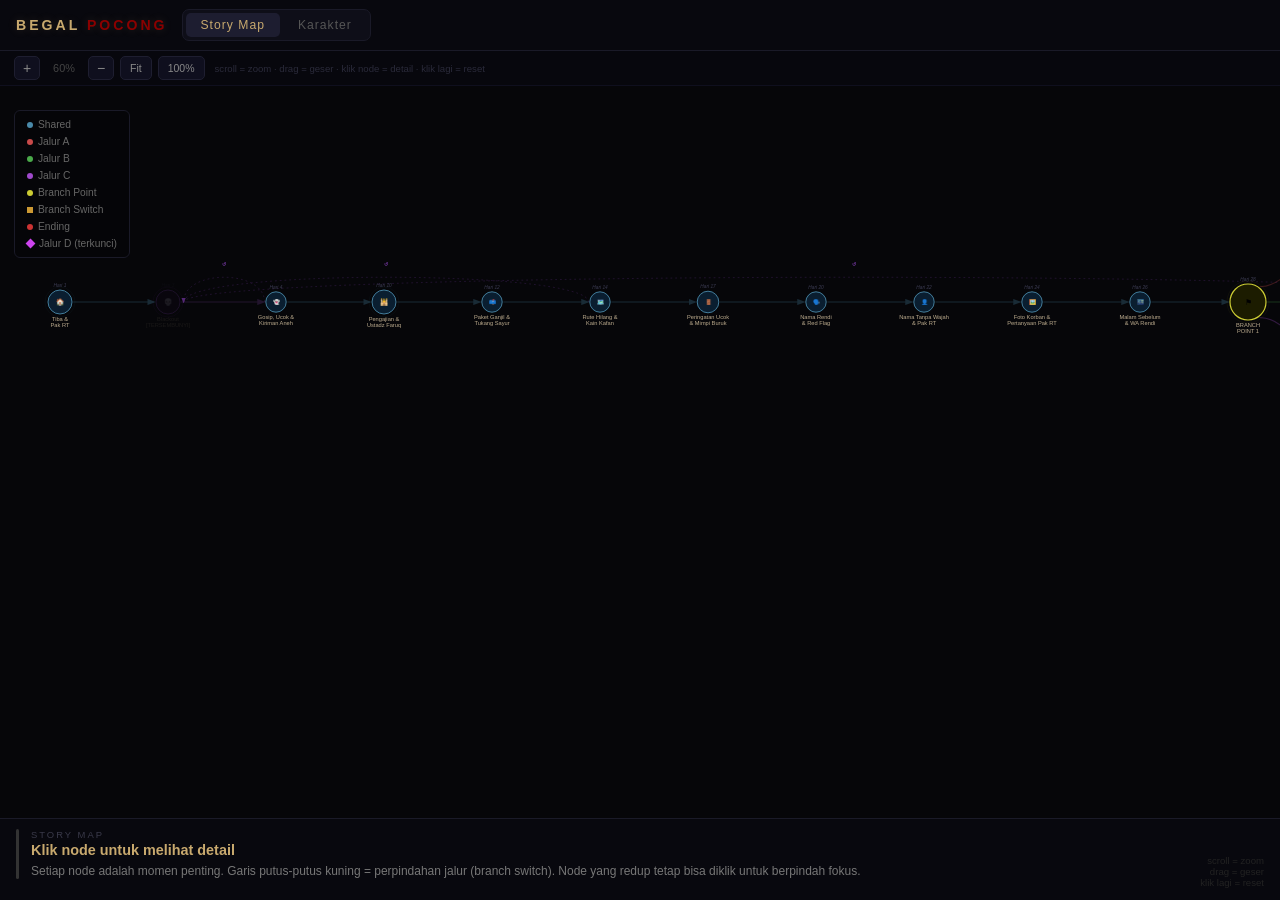
<file: index.html>
<!DOCTYPE html>
<html lang="id">
<head>
<meta charset="UTF-8">
<title>Begal Pocong — Story Map</title>
<link rel="stylesheet" href="css/style.css">
</head>
<body>

<header>
  <div id="brand">BEGAL <span>POCONG</span></div>
  <div id="tabs">
    <button class="tab active" onclick="showView('map')">Story Map</button>
    <button class="tab" onclick="showView('chars')">Karakter</button>
  </div>
</header>

<!-- ══ VIEW: STORY MAP ══ -->
<div id="view-map">
  <div id="legend">
    <div class="leg"><div class="leg-dot" style="background:#4a8aaa"></div>Shared</div>
    <div class="leg"><div class="leg-dot" style="background:#c84a4a"></div>Jalur A</div>
    <div class="leg"><div class="leg-dot" style="background:#4aaa4a"></div>Jalur B</div>
    <div class="leg"><div class="leg-dot" style="background:#a04acc"></div>Jalur C</div>
    <div class="leg"><div class="leg-dot" style="background:#cccc33"></div>Branch Point</div>
    <div class="leg"><div class="leg-dot" style="background:#cc9933;border-radius:0"></div>Branch Switch</div>
    <div class="leg"><div class="leg-dot" style="background:#cc3333"></div>Ending</div>
    <div class="leg"><div class="leg-dot wahyu"></div>Jalur D (terkunci)</div>
  </div>
  <div id="zoom-bar">
    <button class="zb" onclick="changeZoom(1.2)">+</button>
    <span id="zoom-pct">60%</span>
    <button class="zb" onclick="changeZoom(0.83)">−</button>
    <button class="zb wide" onclick="fitZoom()">Fit</button>
    <button class="zb wide" onclick="setZoom(1)">100%</button>
    <span id="zoom-hint">scroll = zoom · drag = geser · klik node = detail · klik lagi = reset</span>
  </div>
  <div id="graph-area">
    <div id="scroll-content">
      <svg id="svg" xmlns="http://www.w3.org/2000/svg"></svg>
    </div>
  </div>
  <div id="info-panel">
    <div id="info-accent"></div>
    <div id="info-body">
      <div id="info-tag">Story Map</div>
      <div id="info-title">Klik node untuk melihat detail</div>
      <div id="info-desc">Setiap node adalah momen penting. Garis putus-putus kuning = perpindahan jalur (branch switch). Node yang redup tetap bisa diklik untuk berpindah fokus.</div>
    </div>
    <div id="info-tip">scroll = zoom<br>drag = geser<br>klik lagi = reset</div>
  </div>
</div>

<!-- ══ VIEW: KARAKTER ══ -->
<div id="view-chars">
  <div id="char-header-bar">
    <div>
      <h2>Karakter</h2>
      <p>Desa Ngudilancur · Jawa Timur</p>
    </div>
    <div style="font-size:.62em;color:#2a2a3a;text-align:right;">Klik "Lihat Spoiler" untuk buka info tersembunyi</div>
  </div>
  <div id="char-scroll">
    <div id="char-grid"></div>
  </div>
</div>

<script src="js/data.js"></script>
<script src="js/app.js"></script>
</body>
</html>
</file>
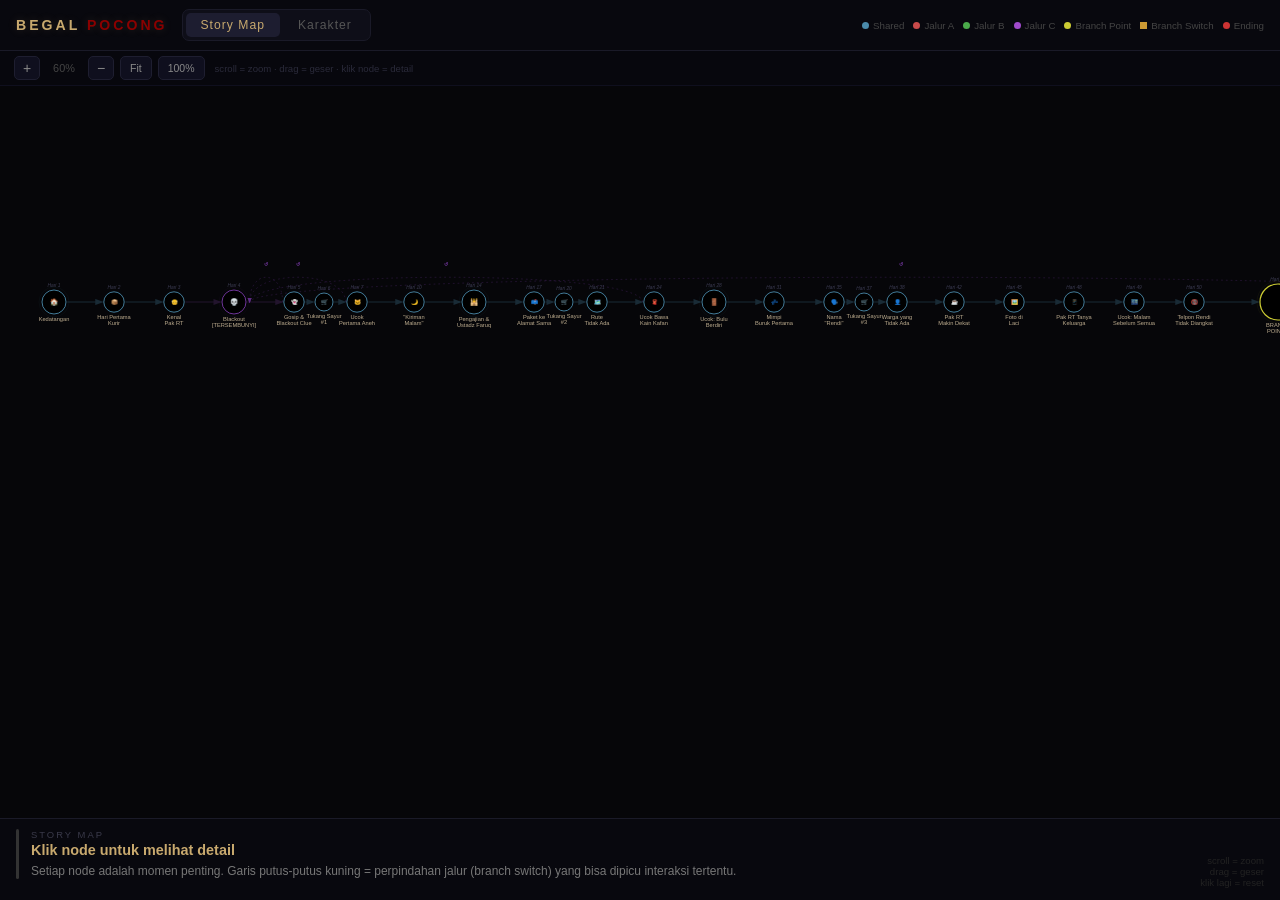
<file: .claude/index.html>
<!DOCTYPE html>
<html lang="id">
<head>
<meta charset="UTF-8">
<title>Begal Pocong — Story Map</title>
<style>
*{margin:0;padding:0;box-sizing:border-box;}
:root{
  --bg:#060609;--bg2:#0a0a10;--border:#1a1a28;
  --gold:#c8a96e;--red:#8b0000;--text:#e0d5c5;--muted:#555;
}
body{background:var(--bg);font-family:'Segoe UI',sans-serif;color:var(--text);height:100vh;overflow:hidden;display:flex;flex-direction:column;}

/* HEADER */
header{display:flex;align-items:center;gap:14px;padding:9px 16px;border-bottom:1px solid var(--border);flex-shrink:0;background:#08080e;}
#brand{font-size:.88em;letter-spacing:3px;font-weight:bold;white-space:nowrap;color:var(--gold);text-shadow:0 0 10px #c8a96e33;}
#brand span{color:var(--red);}
#tabs{display:flex;gap:3px;background:#0e0e18;border:1px solid var(--border);border-radius:7px;padding:3px;}
.tab{padding:5px 15px;border:none;background:transparent;color:var(--muted);cursor:pointer;border-radius:5px;font-size:.76em;letter-spacing:1px;transition:all .15s;font-family:inherit;}
.tab:hover{color:var(--text);}
.tab.active{background:#1d1d30;color:var(--gold);}
#legend{display:flex;gap:9px;flex-wrap:wrap;margin-left:auto;}
.leg{display:flex;align-items:center;gap:4px;font-size:.61em;color:#444;white-space:nowrap;}
.leg-dot{width:7px;height:7px;border-radius:50%;flex-shrink:0;}

/* ZOOM BAR */
#zoom-bar{display:flex;align-items:center;gap:6px;padding:5px 14px;border-bottom:1px solid #0f0f1e;flex-shrink:0;background:#07070d;}
.zb{width:26px;height:24px;border:1px solid #1e1e30;background:#0f0f1e;color:#888;border-radius:5px;cursor:pointer;font-size:14px;display:flex;align-items:center;justify-content:center;transition:all .12s;font-family:inherit;}
.zb:hover{background:#1a1a2c;color:var(--gold);}
.zb.wide{width:auto;padding:0 9px;font-size:10.5px;}
#zoom-pct{font-size:.68em;color:#444;min-width:36px;text-align:center;}
#zoom-hint{font-size:.6em;color:#2a2a3a;margin-left:4px;}

/* VIEWS */
#view-map{display:flex;flex-direction:column;flex:1;overflow:hidden;}
#view-chars{display:none;flex-direction:column;flex:1;overflow:hidden;}

/* GRAPH */
#graph-area{flex:1;overflow:auto;cursor:grab;user-select:none;position:relative;}
#graph-area:active{cursor:grabbing;}
#scroll-content{position:relative;}
#svg{position:absolute;top:0;left:0;transform-origin:0 0;}

/* NODES */
.node-group{cursor:pointer;}
.node-bg{transition:filter .14s;}
.node-group:hover .node-bg{filter:brightness(1.7) drop-shadow(0 0 7px var(--nc));}
.node-group.active .node-bg{filter:brightness(2.2) drop-shadow(0 0 14px var(--nc));}
.node-group.dimmed{opacity:.07;pointer-events:none;}
.node-lbl{font-size:9.5px;fill:#bfae90;text-anchor:middle;pointer-events:none;}
.node-day{font-size:8px;fill:#3d3d54;text-anchor:middle;pointer-events:none;font-style:italic;}
.node-icon{text-anchor:middle;dominant-baseline:middle;pointer-events:none;}

/* EDGES */
.e-path{transition:opacity .14s;}
.e-path.normal{opacity:.28;}
.e-path.highlight{opacity:1;}
.e-path.dimmed{opacity:.04;}
.e-lbl{font-size:8.5px;font-weight:bold;text-anchor:middle;pointer-events:none;}
.e-lbl.dimmed{opacity:.04;}
/* cross-branch edges */
.e-cross{stroke-dasharray:5,4;opacity:.45;cursor:pointer;}
.e-cross.highlight{opacity:.9;}
.e-cross.dimmed{opacity:.03;}
/* rewind/retroactive edges to blackout */
.e-rewind{stroke-dasharray:3,5;opacity:.3;cursor:pointer;}
.e-rewind.highlight{opacity:.8;}
.e-rewind.dimmed{opacity:.03;}

/* INFO PANEL */
#info-panel{flex-shrink:0;background:#08080e;border-top:1px solid var(--border);padding:10px 16px 12px;display:flex;gap:12px;align-items:flex-start;min-height:82px;}
#info-accent{width:3px;border-radius:3px;min-height:50px;flex-shrink:0;background:var(--accent,#333);transition:background .2s;}
#info-body{flex:1;min-width:0;}
#info-tag{font-size:.59em;letter-spacing:2px;text-transform:uppercase;color:#3a3a4a;margin-bottom:2px;}
#info-title{font-size:.9em;font-weight:bold;color:var(--gold);margin-bottom:4px;}
#info-desc{font-size:.75em;color:#777;line-height:1.65;white-space:pre-line;}
#info-tip{font-size:.6em;color:#222;white-space:nowrap;text-align:right;align-self:flex-end;}

/* ── CHARACTER PAGE ─────────────────────────── */
#char-header-bar{
  display:flex;align-items:center;justify-content:space-between;
  padding:14px 24px 12px;border-bottom:1px solid var(--border);
  flex-shrink:0;background:#08080e;
}
#char-header-bar h2{font-size:.88em;letter-spacing:3px;color:var(--gold);text-transform:uppercase;}
#char-header-bar p{font-size:.65em;color:#3a3a4a;letter-spacing:1px;}
#char-scroll{flex:1;overflow-y:auto;padding:20px 24px;}
#char-grid{display:grid;grid-template-columns:repeat(auto-fill,minmax(290px,1fr));gap:14px;max-width:1100px;}

.char-card{background:#0b0b15;border:1px solid #181826;border-radius:9px;overflow:hidden;}
.char-card:hover{border-color:#252538;}
.char-top{display:flex;align-items:center;gap:12px;padding:14px 16px 10px;border-bottom:1px solid #101020;}
.char-av{width:48px;height:48px;border-radius:50%;display:flex;align-items:center;justify-content:center;font-size:22px;flex-shrink:0;border:1.5px solid;}
.char-name{font-size:.9em;font-weight:bold;color:var(--text);margin-bottom:3px;}
.char-role{font-size:.58em;letter-spacing:1.5px;text-transform:uppercase;padding:2px 7px;border-radius:4px;display:inline-block;}
.char-body{padding:12px 16px 14px;}
.char-teaser{font-size:.75em;color:#777;line-height:1.6;margin-bottom:0;}
.char-note{font-size:.67em;color:#484858;font-style:italic;background:#0e0e1a;border-radius:5px;padding:6px 9px;margin:10px 0 0;border-left:2px solid #252538;}

/* Spoiler — all chars */
.spoiler-wrap{margin-top:12px;}
.spoiler-content{font-size:.74em;color:#666;line-height:1.65;filter:blur(5px);user-select:none;pointer-events:none;transition:filter .35s;}
.spoiler-content.on{filter:none;pointer-events:auto;user-select:text;color:#888;}
.spoiler-btn{display:flex;align-items:center;gap:5px;margin-top:9px;padding:5px 11px;background:#0f0f1e;border:1px solid #1e1e30;border-radius:5px;color:#555;cursor:pointer;font-size:.7em;font-family:inherit;transition:all .13s;letter-spacing:.4px;}
.spoiler-btn:hover{background:#181828;color:#999;border-color:#2a2a44;}
/* Role badge hides until spoiler opened */
.char-role-public{}
.char-role-spoiler{display:none;}
.spoiler-open .char-role-public{display:none;}
.spoiler-open .char-role-spoiler{display:inline-block;}
/* mystery card */
.char-card.mystery{border-color:#2a1a3a;}
.char-card.mystery .char-top{border-bottom-color:#1e1030;}
</style>
</head>
<body>

<header>
  <div id="brand">BEGAL <span>POCONG</span></div>
  <div id="tabs">
    <button class="tab active" onclick="showView('map')">Story Map</button>
    <button class="tab" onclick="showView('chars')">Karakter</button>
  </div>
  <div id="legend">
    <div class="leg"><div class="leg-dot" style="background:#4a8aaa"></div>Shared</div>
    <div class="leg"><div class="leg-dot" style="background:#c84a4a"></div>Jalur A</div>
    <div class="leg"><div class="leg-dot" style="background:#4aaa4a"></div>Jalur B</div>
    <div class="leg"><div class="leg-dot" style="background:#a04acc"></div>Jalur C</div>
    <div class="leg"><div class="leg-dot" style="background:#cccc33"></div>Branch Point</div>
    <div class="leg"><div class="leg-dot" style="background:#cc9933;border-radius:0"></div>Branch Switch</div>
    <div class="leg"><div class="leg-dot" style="background:#cc3333"></div>Ending</div>
  </div>
</header>

<!-- ══ VIEW: STORY MAP ══ -->
<div id="view-map">
  <div id="zoom-bar">
    <button class="zb" onclick="changeZoom(1.2)">+</button>
    <span id="zoom-pct">60%</span>
    <button class="zb" onclick="changeZoom(0.83)">−</button>
    <button class="zb wide" onclick="fitZoom()">Fit</button>
    <button class="zb wide" onclick="setZoom(1)">100%</button>
    <span id="zoom-hint">scroll = zoom · drag = geser · klik node = detail</span>
  </div>
  <div id="graph-area">
    <div id="scroll-content">
      <svg id="svg" xmlns="http://www.w3.org/2000/svg"></svg>
    </div>
  </div>
  <div id="info-panel">
    <div id="info-accent"></div>
    <div id="info-body">
      <div id="info-tag">Story Map</div>
      <div id="info-title">Klik node untuk melihat detail</div>
      <div id="info-desc">Setiap node adalah momen penting. Garis putus-putus kuning = perpindahan jalur (branch switch) yang bisa dipicu interaksi tertentu.</div>
    </div>
    <div id="info-tip">scroll = zoom<br>drag = geser<br>klik lagi = reset</div>
  </div>
</div>

<!-- ══ VIEW: KARAKTER ══ -->
<div id="view-chars">
  <div id="char-header-bar">
    <div>
      <h2>Karakter</h2>
      <p>Desa Ngudilancur · Jawa Timur</p>
    </div>
    <div style="font-size:.62em;color:#2a2a3a;text-align:right;">Klik "Lihat Spoiler" untuk buka info tersembunyi</div>
  </div>
  <div id="char-scroll">
    <div id="char-grid"></div>
  </div>
</div>

<script>
// ══════════════════════════════════════════════════════════
// VIEW SWITCH
// ══════════════════════════════════════════════════════════
function showView(v){
  document.getElementById('view-map').style.display   = v==='map'   ? 'flex':'none';
  document.getElementById('view-chars').style.display = v==='chars' ? 'flex':'none';
  document.querySelectorAll('.tab').forEach((t,i)=>t.classList.toggle('active',(i===0&&v==='map')||(i===1&&v==='chars')));
}

// ══════════════════════════════════════════════════════════
// CHARACTER DATA
// ══════════════════════════════════════════════════════════
const CHARS = [
  {
    id:'mc',
    name:'MC', av:'🧍', ab:'#08182a', abr:'#4a8aaa',
    rolePublic:'Protagonis',     rpC:'#1a2a40', rpT:'#4a8aaa',
    roleSpoiler:'Protagonis',    rsC:'#1a2a40', rsT:'#4a8aaa',
    teaser:'Perantau dari Medan, kerja kurir di Desa Ngudilancur. Tidak punya koneksi di desa, tidak ada yang tahu keberadaannya — persis profil yang dicari jaringan pesugihan.',
    note:null,
    spoilerText:'MC tidak pernah punya nama — selalu dipanggil "Mas" oleh warga.\n\nSejak Hari 4, MC mengalami blackout periodik yang tidak pernah dia pertanyakan serius. Dia tidak tahu bahwa selama blackout itu, ada yang memakai tubuhnya — Wahyu, korban kultus sebelumnya.\n\nBergantung pada pilihan, MC bisa selamat, terjebak, bergabung dengan pesugihan, atau kehilangan nalarnya sendiri. Di satu jalur, MC pulang ke Medan dengan Ucok di carrier. Di jalur lain, MC tidak pernah meninggalkan desa.'
  },
  {
    id:'ucok',
    name:'Ucok', av:'🐱', ab:'#141408', abr:'#888833',
    rolePublic:'Kucing MC',         rpC:'#1e1e08', rpT:'#999933',
    roleSpoiler:'Detektor Supernatural', rsC:'#252500', rsT:'#cccc33',
    teaser:'Kucing peliharaan MC dari Medan. Terlihat biasa dan manja — tapi Ucok adalah satu-satunya karakter yang tidak pernah salah membaca situasi di seluruh game.',
    note:'Perhatikan Ucok di setiap scene. Kalau Ucok aneh, sesuatu memang tidak beres.',
    spoilerText:'Ucok berfungsi sebagai sensor supernatural pasif yang tidak pernah salah:\n\n• Hari 3: langsung ngumpet saat Pak RT masuk — pertama kalinya Ucok begitu\n• Hari 24: bawa sobekan kain kafan ke kamar MC berulang kali\n• Hari 28: bulu berdiri penuh di depan rumah Pak RT\n• Jalur B Hari 60: kabur tengah malam, memimpin MC ke gudang berisi bukti\n\nNasib Ucok per ending:\n• True/Secret: selamat, ikut kabur bareng MC\n• Bad Ending: ditemukan sendirian di depan kontrakan yang dikunci dari luar\n• Sesat Ending: tidak pernah ditemukan. Selamanya\n• Skizo Ending: MC tidak bisa pastikan Ucok masih ada atau halusinasi'
  },
  {
    id:'rendi',
    name:'Rendi', av:'😄', ab:'#0a1810', abr:'#3a7a4a',
    rolePublic:'Teman Tongkrongan',  rpC:'#0a2010', rpT:'#4a8a5a',
    roleSpoiler:'Korban Kultus',     rsC:'#1a2a10', rsT:'#66aa44',
    teaser:'Warga asli Desa Ngudilancur yang jadi teman tongkrongan MC. Anak yang santai, tahu banyak soal desa, dan tidak punya kecurigaan apapun terhadap lingkungan tempat dia tumbuh.',
    note:'Rendi tidak tahu ibunya anggota kultus Ustadz Faruq. Bapaknya tahu — dan diam-diam coba ngelawan.',
    spoilerText:'Rendi adalah anchor "normalitas" MC di desa — teman yang paling tidak curiga, justru karena dia tumbuh di sana.\n\nKeluarganya: ibunya sudah terbutakan oleh kultus Ustadz Faruq. Bapaknya waras dan diam-diam menolak — dialah yang slip kertas nomor ke MC di Hari 35, bukan warga random.\n\nArc per branch:\n• Jalur A: Rendi mulai curiga MC berubah, tanya-tanya ke orang yang salah → ibunya lapor ke kultus. Bapak coba halangi. Keduanya dibunuh atas perintah kultus — dengan ibunya yang tidak menghalangi.\n• Jalur B: Rendi aktif bantu MC investigasi. Di titik kritis, Rendi lihat MC ngobrol sendiri dan tanya "Lo ngobrol sama siapa tadi?" — momen pertama MC terbentur kenyataan soal Wahyu. Ibu Rendi ketahuan jadi anggota. Bapak coba lindungi Rendi. Keduanya dibunuh sebelum BP2 — MC kabur sendirian dengan bukti.\n• Jalur C: Rendi coba jangkau MC yang disosiasi. MC tidak bisa memproses apa yang terjadi pada Rendi.\n\nScene kunci: MC melihat ibu Rendi di pertemuan kultus — "loh... ibunya Rendi?" — lalu ibu Rendi menghampiri MC: "Kamu teman Rendi kan. Bagus kamu ada di sini."\n\nEnding di mana Rendi selamat: kabur bareng MC (Secret/True Ending Jalur B — jika bapak+Rendi belum dibunuh sebelum BP2).'
  },
  {
    id:'ibu_rendi',
    name:'Ibu Rendi', av:'🧕', ab:'#150808', abr:'#664422',
    rolePublic:'Warga Desa',         rpC:'#1a1008', rpT:'#886644',
    roleSpoiler:'Anggota Kultus',    rsC:'#2a1008', rsT:'#cc6633',
    teaser:'Ibu Rendi yang MC kenali dari cerita Rendi. Tampak seperti ibu rumah tangga biasa yang taat beragama di desa.',
    note:null,
    spoilerText:'Anggota aktif jaringan pesugihan Ustadz Faruq. Sudah terbutakan oleh kepercayaan — meyakini apa yang dilakukan kultus adalah "jalan yang benar."\n\nDia yang melaporkan aktivitas Rendi (dan keterlibatan bapak Rendi) ke Ustadz Faruq. Secara tidak langsung, dia memerintahkan kematian anaknya dan suaminya sendiri — atas nama kultus.\n\nScene di Jalur A: MC melihatnya di pertemuan kultus dan baru sadar siapa dia. Ibu Rendi menghampiri MC dengan hangat: "Kamu teman Rendi kan. Bagus kamu ada di sini. Ini jalan yang benar."\n\nDia tidak tahu — atau memilih tidak tahu — bahwa saat itu Rendi dan suaminya sudah tidak ada.'
  },
  {
    id:'pakrt',
    name:'Pak RT', av:'👴', ab:'#160606', abr:'#663322',
    rolePublic:'Warga Desa',         rpC:'#1a1010', rpT:'#886655',
    roleSpoiler:'Antagonis Pendukung', rsC:'#2a0808', rsT:'#cc5533',
    teaser:'Warga desa yang selalu punya alasan untuk dekat dengan pendatang baru. Rajin berkunjung, sering traktir, selalu tahu di mana MC berada.',
    note:null,
    spoilerText:'Recruiter jaringan pesugihan Ustadz Faruq. Tugasnya: identifikasi perantau tanpa keluarga yang tahu keberadaan mereka, bangun kepercayaan, serahkan ke jaringan.\n\nClue yang ditanam sejak awal:\n• Hari 3: Ucok langsung ngumpet waktu Pak RT masuk\n• Hari 28: Ucok menolak masuk rumah Pak RT\n• Hari 42: tidak ada bayangan Pak RT di bawah lampu\n• Hari 48: tanya apakah keluarga MC tahu MC di sini\n\nNasib per ending:\n• True Ending: kabur saat konfrontasi, tertangkap dua jam kemudian\n• Sesat Ending: MC bergabung ke jaringannya\n• Bad Ending: tetap bebas, mencari target berikutnya'
  },
  {
    id:'faruq',
    name:'Ustadz Faruq', av:'🧔', ab:'#140404', abr:'#662222',
    rolePublic:'Tokoh Agama',        rpC:'#1a0808', rpT:'#886644',
    roleSpoiler:'Antagonis Utama',   rsC:'#2a0404', rsT:'#cc2222',
    teaser:'Ustadz yang dihormati seluruh desa. Suara tenang, pakaian rapi, pengajian selalu ramai. Tidak ada warga yang pernah meragukannya.',
    note:null,
    spoilerText:'Dalang pesugihan yang beroperasi di balik citra alim. Jaringannya sudah berjalan bertahun-tahun dengan target utama perantau tanpa koneksi kuat di desa.\n\nClue terselubung:\n• Suhu ruangan selalu turun saat Faruq berdiri\n• Tidak pernah minum minuman yang dihidangkan di pengajian\n• Tidak ada bayangan di momen-momen tertentu\n\nNasib per ending:\n• True Ending: ditangkap, kasusnya terungkap ke publik\n• Secret Ending: lolos dari hukum, tapi namanya mulai beredar\n• Bad Ending 1 & 2: tetap bebas\n• Sesat Ending: berhasil merekrut MC'
  },
  {
    id:'wahyu',
    name:'Wahyu', av:'👁', ab:'#0e0416', abr:'#7a2aaa',
    mystery:true,
    rolePublic:'Teman (?)',           rpC:'#1a0828', rpT:'#884aaa',
    roleSpoiler:'Hantu Gentayangan', rsC:'#2a0840', rsT:'#cc44dd',
    teaser:'Suara yang mulai bicara ke MC sekitar Hari 4. MC menganggapnya teman imajinasi — sampai Rendi melihat MC ngobrol sendiri dan bertanya: "Lo ngobrol sama siapa tadi?"',
    note:'Plot twist: dia bukan halusinasi. Dan bukan manusia.',
    spoilerText:'Namanya Wahyu. Perantau yang menjadi korban pesugihan Ustadz Faruq sebelum MC datang ke desa. Rohnya belum pergi karena ada yang belum selesai: balas dendam.\n\nMalam Hari 4, Wahyu merasuki tubuh MC dan membantai beberapa anggota kultus. MC bangun tanpa ingatan. Hari 5, MC dengar gossip emak-emak tentang "kejadian semalam" dan dalam hati cuma bilang: "Wah serem juga ya, eh kemarin aku ngapain ya kok kayak lupa gitu... yaudah lah."\n\nWahyu berinteraksi langsung dengan MC sebagai "teman" — member saran, bicara santai, kadang mengejek. Player tidak akan tahu sampai momen kunci bahwa Wahyu bukan manusia.\n\nNasib per ending:\n• True/Secret Ending: berhasil "istirahat" setelah pesugihan terbongkar — tugasnya selesai\n• Bad Ending: ikut terjebak bersama MC\n• Sesat Ending: terlepas dan pergi — tidak bisa tinggal di tubuh seseorang yang bergabung dengan jaringan yang membunuhnya\n• Skizo Ending: MC tidak bisa lagi bedakan mana suaranya sendiri, mana suara Wahyu'
  },
];

const grid = document.getElementById('char-grid');
const cardEls = {};
CHARS.forEach(c=>{
  const card = document.createElement('div');
  card.id = 'card-' + c.id;
  card.className = 'char-card' + (c.mystery?' mystery':'');
  card.innerHTML = `
    <div class="char-top">
      <div class="char-av" style="background:${c.ab};border-color:${c.abr}">${c.av}</div>
      <div>
        <div class="char-name">${c.name}</div>
        <span class="char-role char-role-public" style="background:${c.rpC};color:${c.rpT}">${c.rolePublic}</span>
        <span class="char-role char-role-spoiler" style="background:${c.rsC};color:${c.rsT}">${c.roleSpoiler}</span>
      </div>
    </div>
    <div class="char-body">
      <div class="char-teaser">${c.teaser}</div>
      ${c.note?`<div class="char-note">${c.note}</div>`:''}
      <div class="spoiler-wrap">
        <div class="spoiler-content" id="sp-${c.id}">${(c.spoilerText||'').replace(/\n/g,'<br>')}</div>
        <button class="spoiler-btn" onclick="toggleSp('${c.id}',this)">
          <span>👁</span><span>Lihat Spoiler</span>
        </button>
      </div>
    </div>`;
  grid.appendChild(card);
  cardEls[c.id] = card;
});

function toggleSp(id,btn){
  const el=document.getElementById('sp-'+id);
  const on=el.classList.toggle('on');
  const card=cardEls[id];
  if(on) card.classList.add('spoiler-open');
  else card.classList.remove('spoiler-open');
  btn.children[0].textContent = on?'🙈':'👁';
  btn.children[1].textContent = on?'Sembunyikan':'Lihat Spoiler';
}

// ══════════════════════════════════════════════════════════
// STORY MAP DATA
// ══════════════════════════════════════════════════════════
const P={
  sh:{fill:'#0a1e30',stroke:'#4a8aaa',badge:'#4a8aaa'},
  d4:{fill:'#150820',stroke:'#7a3aaa',badge:'#7a3aaa'},// Hari 4 special
  bp:{fill:'#1c1c00',stroke:'#cccc33',badge:'#cccc33'},
  a: {fill:'#220a0a',stroke:'#c84a4a',badge:'#c84a4a'},
  b: {fill:'#0a1e0a',stroke:'#4aaa4a',badge:'#4aaa4a'},
  c: {fill:'#160828',stroke:'#a04acc',badge:'#a04acc'},
  b2a:{fill:'#1e0e00',stroke:'#dd8822',badge:'#dd8822'},
  b2b:{fill:'#001e08',stroke:'#33cc55',badge:'#33cc55'},
  b2c:{fill:'#1a0030',stroke:'#9944dd',badge:'#9944dd'},
  bad:{fill:'#2a0000',stroke:'#ff4444',badge:'#ff4444'},
  sec:{fill:'#002a08',stroke:'#22dd44',badge:'#22dd44'},
  tru:{fill:'#001804',stroke:'#44ff66',badge:'#44ff66'},
  ses:{fill:'#1a0028',stroke:'#cc22dd',badge:'#cc22dd'},
  skz:{fill:'#0e0018',stroke:'#9933cc',badge:'#9933cc'},
};
const SY=360,AY=150,BY=360,CY=575;

const NODES=[
  // ── SHARED ──
  {id:'d1', x:90,  y:SY,r:20,...P.sh,day:'Hari 1', icon:'🏠',label:'Kedatangan',       tag:'Shared',       title:'Hari 1 — Kedatangan di Ngudilancur',          desc:'MC tiba naik motor dari Medan. Kontrakan sempit di gang dalam — murah, sepi. Ucok langsung keluar dari carrier dan inspeksi tiap sudut. Desa terasa tenang, tapi MC terlalu capek untuk peduli.'},
  {id:'d2', x:190, y:SY,r:17,...P.sh,day:'Hari 2', icon:'📦',label:'Hari Pertama\nKurir',tag:'Shared',    title:'Hari 2 — Pertama Kerja sebagai Kurir',          desc:'MC mulai antar paket. Rute pertama melewati jalan sempit di belakang masjid lama. Satu alamat di ujung desa — tidak ada yang buka pintu, tapi paket diterima. MC tidak terlalu pikirin.'},
  {id:'d3', x:290, y:SY,r:17,...P.sh,day:'Hari 3', icon:'👴',label:'Kenal\nPak RT',      tag:'Shared',      title:'Hari 3 — Kenalan Pak RT',                      desc:'Pak RT datang sendiri, bawa pisang goreng. Senyumnya lebar, bicaranya halus. "Kalau ada apa-apa, ke saya dulu ya, Mas." Ucok ngumpet di bawah kasur selama Pak RT di dalam — satu-satunya kali itu terjadi.'},
  {id:'d4', x:390, y:SY,r:20,...P.d4,day:'Hari 4', icon:'💀',label:'Blackout\n[TERSEMBUNYI]',tag:'Malam Keempat',title:'Hari 4 — Malam yang MC Tidak Ingat',       desc:'MC tidak punya memori malam ini.\n\nYang MC tidak tahu: Teman Halunyaaa merasuki tubuhnya malam itu, dan membantai beberapa anggota kultus di gudang. MC bangun jam 6 pagi dalam kondisi normal — sedikit pusing, tapi tidak ada yang terlihat aneh.\n\n[Ini node tersembunyi dari perspektif MC. Player mengetahuinya secara retroaktif.]'},
  {id:'d5', x:490, y:SY,r:17,...P.sh,day:'Hari 5', icon:'👻',label:'Gosip &\nBlackout Clue',tag:'Shared',  title:'Hari 5 — Gosip Emak-Emak + Clue Pertama',     desc:'MC dengar gosip di gang: "Eh, kemarin malem ada kejadian di gudang belakang sawah, serem banget..."\n\nMC dalam hati: "Wah serem juga ya. Eh... kemarin aku ngapain ya? Kok kayak lupa gitu. Yaudah lah."\n\nIni clue pertama yang player temukan, tapi MC abaikan begitu saja. Ucok menatap MC selama 4 detik lalu pergi.'},
  {id:'d6', x:540, y:SY,r:15,...P.sh,day:'Hari 6', icon:'🛒',label:'Tukang Sayur\n#1',       tag:'Shared',  title:'Hari 6 — Tukang Sayur Pagi (Pertemuan Pertama)', desc:'Pagi-pagi MC lewat gang, ada tukang sayur berhenti di depan satu rumah. Beberapa ibu-ibu nimbrung beli sambil ngobrol.\n\nSalah satunya perkenalkan diri: Ibu Rendi — ramah, ketawa lepas, nanya MC baru pindah dari mana. Normal banget. Bahkan terlalu normal.\n\nDia sempet bilang "oh, pengajian Pak Ustadz enak ikut, warga sini kompak semua" dengan nada yang sangat casual.\n\n[Belum ada red flag. Player hanya diminta kenali wajahnya.]'},
  {id:'d7', x:595, y:SY,r:17,...P.sh,day:'Hari 7', icon:'🐱',label:'Ucok\nPertama Aneh',  tag:'Shared',    title:'Hari 7 — Ucok Ngeong ke Dinding',              desc:'Jam 11 malam, Ucok ngeong keras ke arah tembok barat. Bukan ngeong minta makan — ini berbeda. MC ketuk tembok, kosong. Ucok berhenti, balik ke kasur, manja seperti tidak ada yang terjadi.'},
  {id:'d10',x:690, y:SY,r:17,...P.sh,day:'Hari 10',icon:'🌙',label:'"Kiriman\nMalam"',    tag:'Shared',    title:'Hari 10 — Kiriman yang Tidak Masuk Akal',       desc:'Tetangga cerita soal "kiriman malam" — paket-paket yang muncul di depan pintu sebelum subuh tanpa jejak kurir. Sudah setahun lebih. Warga sudah biasa. MC tertawa, pikir itu gosip.'},
  {id:'d14',x:790, y:SY,r:20,...P.sh,day:'Hari 14',icon:'🕌',label:'Pengajian &\nUstadz Faruq',tag:'Shared',title:'Hari 14 — Pengajian Pertama, Ketemu Ustadz Faruq',desc:'MC diajak Pak RT ke pengajian warga. Ustadz Faruq — suara datar, pakaian putih, semua orang hormat. Kecuali: suhu ruangan turun tiap Ustadz Faruq berdiri, dan Ustadz Faruq tidak pernah minum minuman yang dihidangkan.'},
  {id:'d17',x:890, y:SY,r:17,...P.sh,day:'Hari 17',icon:'📫',label:'Paket ke\nAlamat Sama', tag:'Shared',  title:'Hari 17 — Paket yang Dua Kali Diantar',        desc:'MC dapat paket ke alamat yang sama seperti kemarin. Tapi sistem bilang belum diantar. MC antar lagi — kali ini pintu dibuka oleh orang yang berbeda, tapi dengan wajah yang sama persis seperti kemarin.'},
  {id:'d20',x:940, y:SY,r:15,...P.sh,day:'Hari 20',icon:'🛒',label:'Tukang Sayur\n#2',       tag:'Shared',  title:'Hari 20 — Tukang Sayur Pagi (Pertemuan Kedua)', desc:'MC lewat lagi, Ibu Rendi ada. Kali ini gibahan lebih panjang — soal "paket aneh yang sering datang subuh-subuh."\n\nIbu Rendi nyeletuk: "Ya warga sini sih udah biasa, mungkin kiriman orang yang kerja malam." Senyum ringan, ganti topik cepat ke harga cabai.\n\nTapi ada detail kecil yang off: salah satu ibu-ibu mau lanjut cerita soal paket itu — Ibu Rendi sentuh lengannya pelan, dan dia diam.\n\n[Clue terselubung: Ibu Rendi tahu sesuatu. Belum tentu player sadar di sini.]'},
  {id:'d21',x:995, y:SY,r:17,...P.sh,day:'Hari 21',icon:'🗺️',label:'Rute\nTidak Ada',     tag:'Shared',   title:'Hari 21 — Rute yang Tidak Ada di Maps',         desc:'Paket harus diantar ke koordinat yang tidak muncul di aplikasi. MC ikut insting, ketemu jalan kecil di balik ladang. Rumahnya ada. Tapi sepanjang jalan pulang, Ucok di carrier tidak mau diam.'},
  {id:'d24',x:1090,y:SY,r:17,...P.sh,day:'Hari 24',icon:'🧣',label:'Ucok Bawa\nKain Kafan', tag:'Shared',  title:'Hari 24 — Ucok Bawa Sobekan Kain Putih',       desc:'MC bangun, Ucok naruh sobekan kain putih linen di depan pintu kamar. MC buang ke tempat sampah. Malamnya Ucok bawa lagi — sobekan yang sama, atau yang berbeda, MC tidak yakin.'},
  {id:'d28',x:1190,y:SY,r:20,...P.sh,day:'Hari 28',icon:'🚪',label:'Ucok: Bulu\nBerdiri',   tag:'Shared',  title:'Hari 28 — Ucok Menolak Masuk Rumah Pak RT',    desc:'Pak RT undang MC makan siang. Di depan pagar Pak RT, Ucok bulu berdiri penuh. MC tinggal Ucok di luar. Selama makan, MC dengar Ucok ngeong dua kali — lirih, seperti peringatan.'},
  {id:'d31',x:1290,y:SY,r:17,...P.sh,day:'Hari 31',icon:'💤',label:'Mimpi\nBuruk Pertama', tag:'Shared',   title:'Hari 31 — Mimpi yang Terlalu Nyata',            desc:'Mimpi: MC berdiri di tengah desa tengah malam. Semua lampu mati. Ada sesuatu yang bergerak di balik setiap jendela. MC mau lari tapi kakinya tidak bergerak. Ucok ada di belakangnya, ngeong keras, tapi suaranya makin menjauh. MC bangun, jam 3.17.'},
  {id:'d35',x:1390,y:SY,r:17,...P.sh,day:'Hari 35',icon:'🗣️',label:'Nama\n"Rendi"',        tag:'Shared',  title:'Hari 35 — Nama yang Tidak Boleh Disebut',       desc:'Di warung kopi, warga tua slip nama "Rendi." Langsung diam, ganti topik. Tapi salah satu warga kasih kertas kecil diam-diam: nomor HP. "Kalau mau tahu yang sebenarnya."'},
  {id:'d37',x:1440,y:SY,r:15,...P.sh,day:'Hari 37',icon:'🛒',label:'Tukang Sayur\n#3',       tag:'Shared',  title:'Hari 37 — Tukang Sayur Pagi (Pertemuan Ketiga)', desc:'MC lewat lagi. Ibu Rendi ada, seperti biasa.\n\nKali ini MC iseng sebut nama Rendi — "Oh, Ibu kenal Rendi? Anaknya kan Ibu ya?"\n\nIbu Rendi berhenti sebentar. Senyumnya tidak hilang, tapi ada sesuatu yang bergeser. "Iya. Tapi dia sudah lama tidak di sini. Kamu kenal dia dari mana?" Nada pertanyaannya sedikit terlalu datar untuk seorang ibu yang ditanya soal anaknya.\n\nTopik langsung dia alihkan. Tapi MC bisa lihat tangannya mencengkeram tas belanjaan sedikit lebih erat.\n\n[Red flag terkonfirmasi. Jika player sudah kumpulkan clue sebelumnya, momen ini menjadi titik sadar penuh.]'},
  {id:'d38',x:1495,y:SY,r:17,...P.sh,day:'Hari 38',icon:'👤',label:'Warga yang\nTidak Ada',  tag:'Shared', title:'Hari 38 — Nama Tanpa Wajah',                    desc:'Warga sering sebut nama orang yang kalau MC tanya — "Oh, dia sudah pindah." Atau diam. MC mulai hitung: dalam sebulan, ada 4 nama yang disebut tapi tidak ada orangnya. Semua perantau.'},
  {id:'d42',x:1590,y:SY,r:17,...P.sh,day:'Hari 42',icon:'☕',label:'Pak RT\nMakin Dekat',    tag:'Shared', title:'Hari 42 — Pak RT Selalu Ada',                   desc:'MC mulai sadar: Pak RT muncul setiap kali MC sendirian. Selalu ada alasan masuk akal. Malam itu MC iseng lihat ke bawah — tidak ada bayangan Pak RT di bawah lampu. MC tutup tirai.'},
  {id:'d45',x:1690,y:SY,r:17,...P.sh,day:'Hari 45',icon:'🖼️',label:'Foto di\nLaci',          tag:'Shared', title:'Hari 45 — Foto yang Tertinggal',                desc:'MC bersih-bersih, temukan foto di laci meja: foto warga desa, ada yang MC kenal. Di balik foto, nama dan tanggal. Beberapa dari mereka adalah "yang sudah pergi." Foto ini tertinggal dari penghuni sebelumnya.'},
  {id:'d48',x:1790,y:SY,r:17,...P.sh,day:'Hari 48',icon:'📱',label:'Pak RT Tanya\nKeluarga', tag:'Shared', title:'Hari 48 — Pertanyaan yang Tidak Lazim',          desc:'Pak RT tanya santai: "Mas dari Medan, keluarganya ada yang tahu Mas tinggal di sini?" MC jawab tidak terlalu. Pak RT angguk. Tersenyum. "Bagus, berarti betahnya di sini aja ya." MC baru sadar artinya dua hari kemudian.'},
  {id:'d49',x:1890,y:SY,r:17,...P.sh,day:'Hari 49',icon:'🌃',label:'Ucok: Malam\nSebelum Semua',tag:'Shared',title:'Hari 49 — Jam 2 Pagi',                       desc:'Ucok bangunkan MC jam 2 pagi — ngeong ke jendela. MC lihat keluar: gang kosong. Tapi ada bau keringat basi yang samar, ada langkah berat yang menjauh, dan tidak ada bayangan yang bergerak meski lampu gang menyala.'},
  {id:'d50',x:1990,y:SY,r:17,...P.sh,day:'Hari 50',icon:'📵',label:'Telpon Rendi\nTidak Diangkat',tag:'Shared',title:'Hari 50 — Coba Hubungi Rendi',            desc:'MC akhirnya coba nomor di kertas. Berdering lama. Tidak diangkat. MC kirim WA — centang satu. Jam 11.57 malam, Rendi balas: "Jangan angkat kalau Pak RT telpon malam ini. Jangan pergi ke mana pun."'},

  // ── BP1 ──
  {id:'bp1',x:2130,y:SY,r:30,...P.bp,day:'Hari 51',icon:'⚑',label:'BRANCH\nPOINT 1',tag:'Branch Point',title:'Hari 51 — Branch Point 1',desc:'Tengah malam. Pak RT telpon: "Ada yang perlu aku tunjukkan ke Mas. Sekarang, bisa?"\n\n[A] Ikut sekarang — matikan HP, pergi bersama Pak RT\n[B] Bilang tunggu dulu — balas WA Rendi, koordinasi dulu\n[C] Bilang iya ke Pak RT — tapi diam-diam ikuti dari jauh'},

  // ── JALUR A ──
  {id:'a52',x:2300,y:AY,r:18,...P.a,day:'Hari 52',icon:'🏚️',label:'Lokasi\nRahasia',       tag:'Jalur A',title:'A · Hari 52 — Gudang di Balik Sawah',         desc:'Pak RT bawa MC ke bangunan tua di pinggir sawah. Di dalam: beberapa warga yang tidak pernah MC lihat, cahaya lilin, dan Ustadz Faruq di pojok. MC diperkenalkan. Semua senyum.'},
  {id:'a54',x:2415,y:AY,r:17,...P.a,day:'Hari 54',icon:'🚶',label:'Disuruh\nTunggu Dulu',   tag:'Jalur A',title:'A · Hari 54 — MC Belum Boleh Masuk',           desc:'Ada pertemuan lagi, tapi MC disuruh tunggu di luar. 40 menit. Dari celah pintu, ada suara lantunan yang MC tidak kenal bahasanya. Ucok di kontrakan ngeong terus — tetangga komplain keesokan harinya.'},
  {id:'a56',x:2530,y:AY,r:17,...P.a,day:'Hari 56',icon:'🕯️',label:'Lihat\nProsesi',         tag:'Jalur A',title:'A · Hari 56 — Pertama Kali Melihat Prosesi',   desc:'MC akhirnya diajak masuk saat prosesi berlangsung. Ada yang terlihat seperti doa, ada yang terlihat seperti serah-terima sesuatu. MC berdiri di belakang, tidak bertanya. Pulang jam 2 pagi.'},
  {id:'a58',x:2645,y:AY,r:17,...P.a,day:'Hari 58',icon:'🤝',label:'Diperkenalkan\nResmi',    tag:'Jalur A',title:'A · Hari 58 — Diperkenalkan ke Semua Anggota', desc:'Ustadz Faruq panggil MC maju. MC dapat amplop — uang lebih dari gaji kurir sebulan. "Tanda terima kasih sudah percaya." MC tidak nanya lebih lanjut.\n\n⚠ [Branch Switch tersedia: A→C — kalau MC melihat detail prosesi yang terlalu disturbing, nalar mulai retak → geser ke Jalur C]'},
  {id:'a60',x:2760,y:AY,r:17,...P.a,day:'Hari 60',icon:'🎒',label:'Tugas\nPertama',          tag:'Jalur A',title:'A · Hari 60 — Tugas Pertama',                 desc:'MC dapat tugas: antar "kiriman khusus" ke titik tertentu, tidak boleh dibuka. MC antar. Waktu MC kembali, Ucok tidak mau didekati MC selama dua jam penuh.'},
  {id:'a62',x:2875,y:AY,r:17,...P.a,day:'Hari 62',icon:'👁️',label:'Merasa\nDiawasi',         tag:'Jalur A',title:'A · Hari 62 — Ada yang Selalu Mengawasi',    desc:'MC mulai sadar ada yang mengikuti. Bukan Pak RT. Setiap kali MC menoleh, tidak ada siapapun — tapi ada bau keringat basi yang sama seperti malam Hari 49.'},
  {id:'a63',x:2990,y:AY,r:20,...P.a,day:'Hari 63',icon:'❓',label:'Ucok\nMenghilang',        tag:'Jalur A',title:'A · Hari 63 — Ucok Tidak Ada',                desc:'MC pulang malam. Pintu terkunci dari dalam. Ucok tidak ada. Tidak ada bekas kabur. MC lapor Pak RT — Pak RT bilang "paling nyasar, nanti balik." Senyumannya tidak sampai ke mata.\n\n⚠ [Branch Switch tersedia: A→B — kalau MC akhirnya balas WA lama Rendi setelah Ucok hilang → geser ke Jalur B versi terlambat]'},
  {id:'a65',x:3105,y:AY,r:17,...P.a,day:'Hari 65',icon:'🔦',label:'Ketemu Rendi\nTidak Sengaja',tag:'Jalur A',title:'A · Hari 65 — Rendi Muncul Tidak Terduga',desc:'MC lagi cari Ucok di pasar pagi. Ada yang menarik lengan MC dari belakang — Rendi. Kurus, mata merah. "Aku sudah amati kamu dari jauh. Kamu sudah masuk terlalu dalam. Malam ini terakhir kesempatanmu keluar."'},
  {id:'bp2a',x:3235,y:AY,r:28,...P.b2a,day:'Hari 67',icon:'⚑',label:'BP2-A',tag:'Branch Point',title:'Hari 67 — Branch Point 2 (Jalur A)',desc:'Ustadz Faruq undang MC ke "acara penting malam ini." Rendi kirim WA terakhir: "Ini malam terakhir."\n\n[B1] Kabur — tinggalkan semua, pergi bersama Rendi\n[B2] Konfrontasi — hadapi Ustadz Faruq langsung\n[B4] Abaikan Rendi — hadir di acara Ustadz Faruq'},

  // ── JALUR B ──
  {id:'b52',x:2290,y:BY,r:18,...P.b,day:'Hari 52',icon:'📞',label:'Rendi\nAngkat Telepon', tag:'Jalur B',title:'B · Hari 52 — Rendi Akhirnya Bicara',           desc:'MC balas WA Rendi, tidak jadi pergi dengan Pak RT. Rendi minta ketemu langsung di luar desa, jam 6 pagi sebelum pasar buka.'},
  {id:'b53',x:2395,y:BY,r:17,...P.b,day:'Hari 53',icon:'🤫',label:'Pertemuan\nDi Luar Desa',tag:'Jalur B',title:'B · Hari 53 — Rendi Cerita Semuanya',           desc:'Rendi datang duluan. Tampak kurus, gelisah. "Dua tahun lalu aku hampir jadi korban kesekian. Yang mereka lakukan di malam-malam itu — itu bukan sekedar ritual biasa." Rendi kasih nama-nama. Semua perantau.'},
  {id:'b55',x:2500,y:BY,r:17,...P.b,day:'Hari 55',icon:'🗂️',label:'Mulai\nMapping',         tag:'Jalur B',title:'B · Hari 55 — MC dan Rendi Mulai Mapping',     desc:'Rendi dan MC susun peta: siapa saja yang hilang, kapan, pola lokasinya. Semua korban tinggal sendirian. Semua tidak punya keluarga yang tahu mereka di sana. MC diam: "Pak RT tanya soal keluargaku kemarin."'},
  {id:'b57',x:2605,y:BY,r:17,...P.b,day:'Hari 57',icon:'📋',label:'Pola\nKorban',            tag:'Jalur B',title:'B · Hari 57 — Pola yang Terlalu Rapi',         desc:'Dari catatan Rendi, korban selalu hilang antara Hari 60–70. MC sekarang ada di Hari 57 — zona merah.\n\n⚠ [Branch Switch tersedia: B→C — kalau MC tidak sengaja melihat ritual saat investigasi, disosiasi mulai → geser ke Jalur C]\n\n⚠ [Momen kunci: Rendi melihat MC "ngobrol sendiri" dan tanya "Lo ngobrol sama siapa tadi?" — moral MC mulai tergoyah]'},
  {id:'b60',x:2715,y:BY,r:20,...P.b,day:'Hari 60',icon:'🐱',label:'Ucok Tunjukkan\nLokasi',  tag:'Jalur B',title:'B · Hari 60 — Ucok Kabur, MC Ikut',           desc:'Tengah malam Ucok kabur dari jendela. MC kejar. Ucok berlari lurus ke gang belakang masjid lama, berhenti di depan gudang kecil. Ucok duduk di depannya. Tidak mau pergi.'},
  {id:'b62',x:2825,y:BY,r:17,...P.b,day:'Hari 62',icon:'🔓',label:'Masuk\nGudang',           tag:'Jalur B',title:'B · Hari 62 — Isi Gudang',                     desc:'Rendi bantu buka gembok. Di dalam: dokumen, foto, ID card orang-orang yang "sudah pergi." Ada buku catatan — nama, tanggal kedatangan, tanggal "selesai." Ada nama MC. Dengan tanggal yang belum terisi.\n\n⚠ [Branch Switch tersedia: B→A — kalau MC panik dan hancurkan bukti karena takut → geser ke Jalur A, tapi sudah terlambat]'},
  {id:'b64',x:2935,y:BY,r:17,...P.b,day:'Hari 64',icon:'📸',label:'Bukti\nDifoto Semua',     tag:'Jalur B',title:'B · Hari 64 — Dokumentasi Bukti',              desc:'MC dan Rendi foto semua dokumen. Rendi punya kontak jurnalis di kota. Rencana: keluar Hari 67 sebelum Ustadz Faruq curiga. Ucok tidur di atas tumpukan dokumen seolah jaga.'},
  {id:'b65',x:3045,y:BY,r:17,...P.b,day:'Hari 65',icon:'👀',label:'Pak RT\nMulai Curiga',    tag:'Jalur B',title:'B · Hari 65 — Pak RT Berubah Sikap',           desc:'Pak RT tiba-tiba jarang muncul. Tapi MC merasa lebih diawasi. Ada motor yang parkir di depan gang dari pagi sampai malam — beda orang, beda motor, tapi pose mereka sama: tidak melakukan apa-apa.'},
  {id:'b66',x:3155,y:BY,r:17,...P.b,day:'Hari 66',icon:'⚠️',label:'Ada yang\nBocor',          tag:'Jalur B',title:'B · Hari 66 — Informasi Bocor',                desc:'Rendi telpon panik: ada yang tahu mereka masuk gudang. Rencana harus dipercepat. "Besok. Jam 4 subuh. Jangan kasih tahu siapapun."'},
  {id:'bp2b',x:3280,y:BY,r:28,...P.b2b,day:'Hari 67',icon:'⚑',label:'BP2-B',tag:'Branch Point',title:'Hari 67 — Branch Point 2 (Jalur B)',desc:'Jam 3.45 subuh. Rendi ada di luar. Tapi ada ketukan — suara Pak RT. "Mas, ada yang mau aku omongin sebentar."\n\n[B1] Kabur — tidak buka pintu, langsung pergi lewat jendela belakang\n[B2] Konfrontasi — buka pintu, hadapi Pak RT dengan bukti yang ada'},

  // ── JALUR C ──
  {id:'c52',x:2300,y:CY,r:18,...P.c,day:'Hari 52',icon:'🌿',label:'Mengintip\nRitual',       tag:'Jalur C',title:'C · Hari 52 — Ritual yang Tidak Boleh Dilihat',desc:'MC ikut tapi tidak masuk. Dari balik pohon cemara, MC mengintip ke celah jendela gudang. Yang dilihat MC: sesuatu yang tidak bisa dideskripsikan dengan kata-kata yang dimiliki MC. MC pulang. Tidak bisa cerita ke siapapun.'},
  {id:'c53',x:2410,y:CY,r:17,...P.c,day:'Hari 53',icon:'🤐',label:'Tidak Bisa\nCerita',      tag:'Jalur C',title:'C · Hari 53 — MC Tidak Bisa Cerita',           desc:'MC coba nulis di notes HP apa yang dilihat. Hapus. Tulis lagi. Hapus lagi. Setiap kali mencoba merumuskan, kata-katanya tidak keluar. Ucok duduk di pangkuan, tidak bergerak seharian.'},
  {id:'c55',x:2520,y:CY,r:17,...P.c,day:'Hari 55',icon:'📷',label:'Foto-Foto\nKosong',       tag:'Jalur C',title:'C · Hari 55 — Foto yang Tidak Bisa Diambil',    desc:'MC coba foto gudang dari jauh. Semua foto keluar blur, atau hitam, atau keluar foto yang MC tidak ingat mengambilnya. Foto kontrakan. Foto Ucok tidur. Foto MC sendiri dari belakang.'},
  {id:'c57',x:2630,y:CY,r:17,...P.c,day:'Hari 57',icon:'🌀',label:'Mulai\nDisosiasi',        tag:'Jalur C',title:'C · Hari 57 — Batas Nyata Mulai Kabur',        desc:'MC mulai ragu ingatan sendiri. Apakah benar-benar lihat ritual? Atau hanya mimpi? MC cek sepatu — ada tanah sawah. MC cek jaket — ada bau asap lilin. Tapi MC tidak yakin.'},
  {id:'c59',x:2740,y:CY,r:17,...P.c,day:'Hari 59',icon:'🪞',label:'Lihat\nDirinya Sendiri', tag:'Jalur C',title:'C · Hari 59 — Doppelgänger',                    desc:'MC lihat dari jendela: dirinya sendiri berjalan di gang bawah. Pakai baju yang sama, tas yang sama. Yang di bawah itu menoleh ke atas. Menatap MC. Lalu pergi.'},
  {id:'c62',x:2850,y:CY,r:17,...P.c,day:'Hari 62',icon:'🐾',label:'Ucok:\nNyata atau?',      tag:'Jalur C',title:'C · Hari 62 — Ucok: Nyata atau Halusinasi?',   desc:'MC lihat Ucok di atas lemari. Pergi ambil makan. Kembali — tidak ada. Tidak ada jejak turun. Mangkuk tidak disentuh. MC duduk di lantai dua jam.'},
  {id:'c64',x:2960,y:CY,r:17,...P.c,day:'Hari 64',icon:'🛏️',label:'Tidak\nKeluar Kamar',    tag:'Jalur C',title:'C · Hari 64 — Tiga Hari Tidak Keluar',        desc:'MC tidak kerja. Tidak buka pintu. MC duduk di sudut kasur menghadap tembok. Sesekali ada yang lewat di luar jendela.\n\n⚠ [Branch Switch tersedia: C→A — kalau MC dalam kondisi disosiasi pasif mengikuti Pak RT yang datang → geser ke Jalur A, versi tanpa sadar]'},
  {id:'c65',x:3070,y:CY,r:17,...P.c,day:'Hari 65',icon:'📄',label:'Kertas di\nBawah Pintu',  tag:'Jalur C',title:'C · Hari 65 — Daftar Nama',                   desc:'Ada kertas slip masuk dari bawah pintu. MC ambil. Ada daftar nama — semua "yang sudah pergi." Di bawah semua nama itu: nama MC. Dengan tanda tanya. Dan tulisan tangan: "Masih belum terlambat untuk pergi."'},
  {id:'bp2c',x:3185,y:CY,r:28,...P.b2c,day:'Hari 67',icon:'⚑',label:'BP2-C',tag:'Branch Point',title:'Hari 67 — Branch Point 2 (Jalur C)',desc:'Ada yang ketuk pintu malam itu. Suara Pak RT — atau sesuatu yang terdengar seperti Pak RT.\n\nMC tidak bisa bergerak dari sudut kasur.\n\n[B3] Freeze total — MC tidak melakukan apa-apa'},

  // ── ENDINGS ──
  {id:'e_bad1',x:3510,y:80, r:24,...P.bad,day:'Bad Ending 1', icon:'✕',label:'Terjebak\n(A → B1)',            tag:'Bad Ending',   title:'Bad Ending 1 — Tidak Ada yang Menunggu',            desc:'MC kabur tapi semua jalur keluar sudah ditutup. Motor MC hilang. HP tidak ada sinyal.\n\nUcok ditemukan tiga hari kemudian — sendirian di depan kontrakan yang dikunci dari luar.'},
  {id:'e_bad2',x:3510,y:210,r:24,...P.bad,day:'Bad Ending 2', icon:'✕',label:'Konfrontasi\nGagal (A → B2)',   tag:'Bad Ending',   title:'Bad Ending 2 — Tanpa Bukti, Tanpa Backing',         desc:'MC datangi Ustadz Faruq langsung. Tidak ada bukti. Ustadz Faruq tetap tenang — bahkan tersenyum.\n\nTiga hari kemudian cerita yang beredar: ada perantau dari Medan yang gangguan jiwa, dibawa pulang.'},
  {id:'e_ses', x:3510,y:330,r:24,...P.ses,day:'Sesat Ending',  icon:'☠',label:'Direkrut\n(A → B4)',           tag:'Sesat Ending', title:'Sesat Ending — Bergabung Secara Sadar (atau Tidak)', desc:'MC abaikan Rendi, hadir di acara Ustadz Faruq. Malam itu MC resmi menjadi bagian dari jaringan pesugihan.\n\nUcok tidak ditemukan. Selamanya.\nTeman Halu terlepas — tidak bisa tinggal di tubuh seseorang yang bergabung dengan jaringan yang membunuhnya.'},
  {id:'e_sec', x:3510,y:440,r:24,...P.sec,day:'Secret Ending', icon:'★',label:'Kabur Bersama\nRendi (B → B1)',  tag:'Secret Ending',title:'Secret Ending — Pintu Terbuka, Hanya Sedikit',       desc:'Rendi dan MC kabur jam 4 subuh. Bawa semua dokumen. Ucok di carrier.\n\nUstadz Faruq tidak bisa disentuh hukum secara langsung — tapi nama Ngudilancur mulai muncul di forum online. Kecil. Tapi ada.\n\nTeman Halu akhirnya bisa "istirahat."'},
  {id:'e_tru', x:3510,y:545,r:24,...P.tru,day:'True Ending',   icon:'✦',label:'Kebenaran\nTerungkap (B → B2)', tag:'True Ending',  title:'True Ending — Ngudilancur Akhirnya Bernapas',        desc:'MC buka pintu. Di belakang MC: Rendi dengan dokumen. Di luar: jurnalis yang sudah Rendi hubungi.\n\nUstadz Faruq ditangkap. Pak RT lari, tertangkap dua jam kemudian.\n\nUcok tidur di pangkuan MC, perjalanan pulang ke Medan. Nama-nama yang "sudah pergi" mulai diselidiki.'},
  {id:'e_skz', x:3510,y:645,r:24,...P.skz,day:'Skizo Ending',  icon:'⁇',label:'Runtuh\n(C → B3)',             tag:'Skizo Ending', title:'Skizo Ending — Kita Tidak Pernah Tahu',              desc:'MC tidak membuka pintu. MC tidak bergerak. Ketukan berhenti setelah 27 kali.\n\nKita tidak tahu apa yang terjadi setelah itu. Apakah MC selamat? Apakah Ucok nyata? Mana suara MC, mana suara Teman Halu?\n\nScene terakhir: kamar kosong. Mangkuk makan bersih. Suara ngeong yang sangat jauh.'},
];

// Regular edges
const EDGES=[
  {f:'d1',t:'d2',c:'#4a8aaa'},{f:'d2',t:'d3',c:'#4a8aaa'},{f:'d3',t:'d4',c:'#6a3a8a'},
  {f:'d4',t:'d5',c:'#6a3a8a'},{f:'d5',t:'d6',c:'#4a8aaa'},{f:'d6',t:'d7',c:'#4a8aaa'},{f:'d7',t:'d10',c:'#4a8aaa'},
  {f:'d10',t:'d14',c:'#4a8aaa'},{f:'d14',t:'d17',c:'#4a8aaa'},{f:'d17',t:'d20',c:'#4a8aaa'},{f:'d20',t:'d21',c:'#4a8aaa'},
  {f:'d21',t:'d24',c:'#4a8aaa'},{f:'d24',t:'d28',c:'#4a8aaa'},{f:'d28',t:'d31',c:'#4a8aaa'},
  {f:'d31',t:'d35',c:'#4a8aaa'},{f:'d35',t:'d37',c:'#4a8aaa'},{f:'d37',t:'d38',c:'#4a8aaa'},{f:'d38',t:'d42',c:'#4a8aaa'},
  {f:'d42',t:'d45',c:'#4a8aaa'},{f:'d45',t:'d48',c:'#4a8aaa'},{f:'d48',t:'d49',c:'#4a8aaa'},
  {f:'d49',t:'d50',c:'#4a8aaa'},{f:'d50',t:'bp1',c:'#4a8aaa'},
  {f:'bp1',t:'a52',c:'#c84a4a',lbl:'A'},{f:'bp1',t:'b52',c:'#4aaa4a',lbl:'B'},{f:'bp1',t:'c52',c:'#a04acc',lbl:'C'},
  {f:'a52',t:'a54',c:'#c84a4a'},{f:'a54',t:'a56',c:'#c84a4a'},{f:'a56',t:'a58',c:'#c84a4a'},
  {f:'a58',t:'a60',c:'#c84a4a'},{f:'a60',t:'a62',c:'#c84a4a'},{f:'a62',t:'a63',c:'#c84a4a'},
  {f:'a63',t:'a65',c:'#c84a4a'},{f:'a65',t:'bp2a',c:'#c84a4a'},
  {f:'b52',t:'b53',c:'#4aaa4a'},{f:'b53',t:'b55',c:'#4aaa4a'},{f:'b55',t:'b57',c:'#4aaa4a'},
  {f:'b57',t:'b60',c:'#4aaa4a'},{f:'b60',t:'b62',c:'#4aaa4a'},{f:'b62',t:'b64',c:'#4aaa4a'},
  {f:'b64',t:'b65',c:'#4aaa4a'},{f:'b65',t:'b66',c:'#4aaa4a'},{f:'b66',t:'bp2b',c:'#4aaa4a'},
  {f:'c52',t:'c53',c:'#a04acc'},{f:'c53',t:'c55',c:'#a04acc'},{f:'c55',t:'c57',c:'#a04acc'},
  {f:'c57',t:'c59',c:'#a04acc'},{f:'c59',t:'c62',c:'#a04acc'},{f:'c62',t:'c64',c:'#a04acc'},
  {f:'c64',t:'c65',c:'#a04acc'},{f:'c65',t:'bp2c',c:'#a04acc'},
  {f:'bp2a',t:'e_bad1',c:'#ff4444',lbl:'B1'},{f:'bp2a',t:'e_bad2',c:'#ff4444',lbl:'B2'},{f:'bp2a',t:'e_ses',c:'#cc22dd',lbl:'B4'},
  {f:'bp2b',t:'e_sec',c:'#22dd44',lbl:'B1'},{f:'bp2b',t:'e_tru',c:'#44ff66',lbl:'B2'},
  {f:'bp2c',t:'e_skz',c:'#9933cc',lbl:'B3'},
];

// Cross-branch switch edges (dashed)
const CROSS=[
  {f:'a58',t:'c57',lbl:'A→C',desc:'Lihat prosesi terlalu jauh → nalar retak'},
  {f:'a63',t:'b64',lbl:'A→B',desc:'Ucok hilang → akhirnya balas WA Rendi'},
  {f:'b57',t:'c57',lbl:'B→C',desc:'Tidak sengaja lihat ritual saat investigasi'},
  {f:'b62',t:'a62',lbl:'B→A',desc:'Panik, hancurkan bukti → masuk ke jalur A terlambat'},
  {f:'c64',t:'a65',lbl:'C→A',desc:'Disosiasi total → pasif ikut Pak RT'},
];

// Rewind edges — node yang secara retroaktif merujuk ke Blackout (d4)
// Arah panah menuju d4 (ke kiri), warna ungu, diklik → jump ke d4
const REWIND=[
  {f:'d5', t:'d4',lbl:'↺',desc:'Gosip emak-emak bikin MC sadar ada yang terlupa di Hari 4'},
  {f:'d7', t:'d4',lbl:'↺',desc:'Ucok ngeong ke dinding malam ini — Wahyu masih gelisah setelah malam Hari 4'},
  {f:'d24',t:'d4',lbl:'↺',desc:'Sobekan kain kafan — peninggalan fisik dari malam blackout'},
  {f:'b57',t:'d4',lbl:'↺',desc:'Rendi tanya "lo ngobrol sama siapa?" — MC pertama kali dibenturkan ke memori Hari 4'},
];

// ══════════════════════════════════════════════════════════
// RENDER
// ══════════════════════════════════════════════════════════
const NS='http://www.w3.org/2000/svg';
const SVG_W=3700,SVG_H=760;
const svg=document.getElementById('svg');
svg.setAttribute('viewBox',`0 0 ${SVG_W} ${SVG_H}`);
svg.setAttribute('width',SVG_W); svg.setAttribute('height',SVG_H);

const nmap={};NODES.forEach(n=>nmap[n.id]=n);

function mk(tag,attrs={}){
  const e=document.createElementNS(NS,tag);
  for(const[k,v]of Object.entries(attrs))e.setAttribute(k,v);
  return e;
}

// Defs
const defs=mk('defs');
const allColors=[...new Set(EDGES.map(e=>e.c)),,'#cc9933','#7a3aaa'];
allColors.filter(Boolean).forEach(c=>{
  const id='ar'+c.replace(/[^0-9a-f]/gi,'');
  const m=mk('marker',{id,markerWidth:8,markerHeight:6,refX:6,refY:3,orient:'auto'});
  m.appendChild(mk('polygon',{points:'0 0,8 3,0 6',fill:c}));
  defs.appendChild(m);
});
svg.appendChild(defs);

// Lane labels
const laneG=mk('g');
[{x:2260,y:AY-42,t:'── JALUR A : Ikut Pak RT',c:'#c84a4a33'},
 {x:2260,y:BY-42,t:'── JALUR B : Hubungi Rendi',c:'#4aaa4a33'},
 {x:2260,y:CY-42,t:'── JALUR C : Ngintip',c:'#a04acc33'},
].forEach(l=>{const t=mk('text',{x:l.x,y:l.y,fill:l.c,'font-size':'10','letter-spacing':'1'});t.textContent=l.t;laneG.appendChild(t);});
svg.appendChild(laneG);

// Regular edges
const edgeG=mk('g');
const edgeEls={};
EDGES.forEach(edge=>{
  const A=nmap[edge.f],B=nmap[edge.t];if(!A||!B)return;
  const mid='ar'+edge.c.replace(/[^0-9a-f]/gi,'');
  const g=mk('g');
  const dx=B.x-A.x,dy=B.y-A.y,dist=Math.sqrt(dx*dx+dy*dy)||1;
  const sx=A.x+(dx/dist)*(A.r+2),sy=A.y+(dy/dist)*(A.r+2);
  const ex=B.x-(dx/dist)*(B.r+4),ey=B.y-(dy/dist)*(B.r+4);
  const path=mk('path',{d:`M${sx},${sy} Q${(sx+ex)/2},${sy} ${ex},${ey}`,fill:'none',stroke:edge.c,'stroke-width':1.7,'marker-end':`url(#${mid})`});
  path.classList.add('e-path','normal');g.appendChild(path);
  let le=null;
  if(edge.lbl){le=mk('text',{x:(sx+ex)/2,y:(sy+ey)/2-8,fill:edge.c});le.classList.add('e-lbl');le.textContent=edge.lbl;g.appendChild(le);}
  edgeG.appendChild(g);edgeEls[edge.f+'>'+edge.t]={path,le};
});

// Cross-branch edges
const crossEls={};
CROSS.forEach(cr=>{
  const A=nmap[cr.f],B=nmap[cr.t];if(!A||!B)return;
  const g=mk('g');g.style.cursor='pointer';
  const dx=B.x-A.x,dy=B.y-A.y,dist=Math.sqrt(dx*dx+dy*dy)||1;
  const sx=A.x+(dx/dist)*(A.r+2),sy=A.y+(dy/dist)*(A.r+2);
  const ex=B.x-(dx/dist)*(B.r+4),ey=B.y-(dy/dist)*(B.r+4);
  const mid='ar'+('cc9933');
  const path=mk('path',{d:`M${sx},${sy} C${sx+80},${sy} ${ex-80},${ey} ${ex},${ey}`,fill:'none',stroke:'#cc9933','stroke-width':1.4,'marker-end':`url(#${mid})`});
  path.classList.add('e-path','e-cross');g.appendChild(path);
  const lx=(sx+ex)/2,ly=(sy+ey)/2;
  const le=mk('text',{x:lx,y:ly-6,fill:'#cc9933'});le.classList.add('e-lbl');le.textContent=cr.lbl;g.appendChild(le);
  // Invisible wide hit area
  const hit=mk('path',{d:`M${sx},${sy} C${sx+80},${sy} ${ex-80},${ey} ${ex},${ey}`,fill:'none',stroke:'transparent','stroke-width':10});
  g.appendChild(hit);
  g.addEventListener('click',e=>{e.stopPropagation();jumpToNode(B.id,cr);});
  edgeG.appendChild(g);crossEls[cr.f+'>'+cr.t]={path,le,cr};
});

// Rewind edges (retroactive → Blackout d4)
const rewindEls={};
REWIND.forEach(rw=>{
  const A=nmap[rw.f],B=nmap[rw.t];if(!A||!B)return;
  const g=mk('g');g.style.cursor='pointer';
  const dx=B.x-A.x,dy=B.y-A.y,dist=Math.sqrt(dx*dx+dy*dy)||1;
  const sx=A.x+(dx/dist)*(A.r+2),sy=A.y+(dy/dist)*(A.r+2);
  const ex=B.x-(dx/dist)*(B.r+6),ey=B.y-(dy/dist)*(B.r+6);
  const cy1=sy-55,cy2=ey-55;
  const path=mk('path',{d:`M${sx},${sy} C${sx},${cy1} ${ex},${cy2} ${ex},${ey}`,fill:'none',stroke:'#7a3aaa','stroke-width':1.2,'marker-end':'url(#ar7a3aaa)'});
  path.classList.add('e-path','e-rewind');g.appendChild(path);
  const lx=(sx+ex)/2,ly=Math.min(sy,ey)-60;
  const le=mk('text',{x:lx,y:ly,fill:'#7a3aaa'});le.classList.add('e-lbl');le.textContent=rw.lbl;g.appendChild(le);
  const hit=mk('path',{d:`M${sx},${sy} C${sx},${cy1} ${ex},${cy2} ${ex},${ey}`,fill:'none',stroke:'transparent','stroke-width':10});
  g.appendChild(hit);
  g.addEventListener('click',e=>{e.stopPropagation();jumpToNode(B.id,rw);});
  edgeG.appendChild(g);rewindEls[rw.f+'>'+rw.t]={path,le,rw};
});

svg.appendChild(edgeG);

// Nodes
const nodeG=mk('g');
const nodeEls={};
NODES.forEach(n=>{
  const g=mk('g');g.classList.add('node-group');g.style.setProperty('--nc',n.stroke);g.dataset.id=n.id;
  if(n.r>=20){const gl=mk('circle',{cx:n.x,cy:n.y,r:n.r+5,fill:'none',stroke:n.stroke,'stroke-width':0.4,opacity:0.2});g.appendChild(gl);}
  const ci=mk('circle',{cx:n.x,cy:n.y,r:n.r,fill:n.color,stroke:n.stroke,'stroke-width':n.r>=28?2:1.5});
  ci.classList.add('node-bg');g.appendChild(ci);
  if(n.icon){const ic=mk('text',{x:n.x,y:n.y+1,'font-size':n.r>=28?14:n.r>=20?11:9.5});ic.classList.add('node-icon');ic.textContent=n.icon;g.appendChild(ic);}
  const dt=mk('text',{x:n.x,y:n.y-n.r-5});dt.classList.add('node-day');dt.textContent=n.day;g.appendChild(dt);
  n.label.split('\n').forEach((l,i)=>{const t=mk('text',{x:n.x,y:n.y+n.r+11+i*10});t.classList.add('node-lbl');t.textContent=l;g.appendChild(t);});
  g.addEventListener('click',()=>onNodeClick(n));
  nodeG.appendChild(g);nodeEls[n.id]=g;
});
svg.appendChild(nodeG);

// ══════════════════════════════════════════════════════════
// INTERACTION
// ══════════════════════════════════════════════════════════
let activeId=null;
function getReach(id){
  const nodes=new Set([id]),edges=new Set();
  function up(n){EDGES.forEach(e=>{if(e.t===n&&!nodes.has(e.f)){nodes.add(e.f);edges.add(e.f+'>'+e.t);up(e.f);}});}
  function dn(n){EDGES.forEach(e=>{if(e.f===n&&!nodes.has(e.t)){nodes.add(e.t);edges.add(e.f+'>'+e.t);dn(e.t);}});}
  const cross=new Set();
  CROSS.forEach(cr=>{if(cr.f===id||cr.t===id)cross.add(cr.f+'>'+cr.t);});
  up(id);dn(id);return{nodes,edges,cross};
}
function resetAll(){
  Object.values(nodeEls).forEach(g=>g.classList.remove('active','dimmed'));
  Object.values(edgeEls).forEach(({path,le})=>{path.classList.remove('dimmed','highlight');path.classList.add('normal');if(le)le.classList.remove('dimmed');});
  Object.values(crossEls).forEach(({path,le})=>{path.classList.remove('dimmed','highlight');if(le)le.classList.remove('dimmed');});
  Object.values(rewindEls).forEach(({path,le})=>{path.classList.remove('dimmed','highlight');if(le)le.classList.remove('dimmed');});
}
function jumpToNode(id, edgeInfo){
  const n=nmap[id];if(!n)return;
  // Scroll node into view (center it)
  const cx=n.x*zoom, cy=n.y*zoom;
  ga.scrollLeft=cx-ga.clientWidth/2;
  ga.scrollTop=cy-ga.clientHeight/2;
  // Select the node
  onNodeClick(n);
  // Show edge context in info panel if provided
  if(edgeInfo?.desc){
    const cur=document.getElementById('info-desc').textContent;
    document.getElementById('info-desc').textContent='[Branch Switch: '+edgeInfo.desc+']\n\n'+n.desc;
  }
}
function onNodeClick(n){
  if(activeId===n.id){
    activeId=null;resetAll();
    document.getElementById('info-accent').style.setProperty('--accent','#333');
    document.getElementById('info-tag').textContent='Story Map';
    document.getElementById('info-title').textContent='Klik node untuk melihat detail';
    document.getElementById('info-desc').textContent='Setiap node adalah momen penting. Garis putus-putus kuning = perpindahan jalur (branch switch) yang bisa dipicu interaksi tertentu.';
    return;
  }
  activeId=n.id;
  const{nodes:rn,edges:re,cross:rc}=getReach(n.id);
  Object.entries(nodeEls).forEach(([id,g])=>{g.classList.remove('active','dimmed');if(id===n.id)g.classList.add('active');else if(!rn.has(id))g.classList.add('dimmed');});
  Object.entries(edgeEls).forEach(([key,{path,le}])=>{path.classList.remove('normal','dimmed','highlight');path.classList.add(re.has(key)?'highlight':'dimmed');if(le){le.classList.remove('dimmed');if(!re.has(key))le.classList.add('dimmed');}});
  Object.entries(crossEls).forEach(([key,{path,le}])=>{
    const active=rc.has(key)||[...re].some(k=>k.startsWith(n.id)||k.endsWith(n.id));
    path.classList.remove('dimmed','highlight');
    path.classList.add(active?'highlight':'dimmed');
    if(le){le.classList.remove('dimmed');if(!active)le.classList.add('dimmed');}
  });
  Object.entries(rewindEls).forEach(([key,{path,le}])=>{
    const [rf,rt]=key.split('>');
    const active=rf===n.id||rt===n.id||rn.has(rf)||rn.has(rt);
    path.classList.remove('dimmed','highlight');
    path.classList.add(active?'highlight':'dimmed');
    if(le){le.classList.remove('dimmed');if(!active)le.classList.add('dimmed');}
  });
  document.getElementById('info-accent').style.setProperty('--accent',n.badge||n.stroke);
  document.getElementById('info-tag').textContent=n.tag;
  document.getElementById('info-title').textContent=n.title;
  document.getElementById('info-desc').textContent=n.desc;
}

// ══════════════════════════════════════════════════════════
// ZOOM & PAN
// ══════════════════════════════════════════════════════════
const ga=document.getElementById('graph-area');
const sc=document.getElementById('scroll-content');
let zoom=0.6;
const ZMIN=0.15,ZMAX=2.5;

function applyZoom(z,px,py){
  const prev=zoom;
  zoom=Math.max(ZMIN,Math.min(ZMAX,z));
  sc.style.width=(SVG_W*zoom)+'px';
  sc.style.height=(SVG_H*zoom)+'px';
  svg.style.transform=`scale(${zoom})`;
  if(px!==undefined){
    ga.scrollLeft=(ga.scrollLeft+px)*(zoom/prev)-px;
    ga.scrollTop=(ga.scrollTop+py)*(zoom/prev)-py;
  }
  document.getElementById('zoom-pct').textContent=Math.round(zoom*100)+'%';
}
function changeZoom(f){applyZoom(zoom*f);}
function setZoom(z){applyZoom(z);}
function fitZoom(){applyZoom(Math.min(ga.clientWidth/SVG_W,ga.clientHeight/SVG_H)*0.94);ga.scrollLeft=0;ga.scrollTop=0;}

ga.addEventListener('wheel',e=>{
  e.preventDefault();
  const r=ga.getBoundingClientRect();
  applyZoom(zoom*(e.deltaY<0?1.1:0.91),e.clientX-r.left,e.clientY-r.top);
},{passive:false});

let drag=false,dx=0,dy=0,dsx=0,dsy=0;
ga.addEventListener('mousedown',e=>{drag=true;dx=e.clientX;dy=e.clientY;dsx=ga.scrollLeft;dsy=ga.scrollTop;ga.style.cursor='grabbing';});
window.addEventListener('mousemove',e=>{if(drag){ga.scrollLeft=dsx-(e.clientX-dx);ga.scrollTop=dsy-(e.clientY-dy);}});
window.addEventListener('mouseup',()=>{drag=false;ga.style.cursor='grab';});

// Init
applyZoom(zoom);
</script>
</body>
</html>
</file>
<file: css/style.css>
*{margin:0;padding:0;box-sizing:border-box;}
:root{
  --bg:#060609;--bg2:#0a0a10;--border:#1a1a28;
  --gold:#c8a96e;--red:#8b0000;--text:#e0d5c5;--muted:#555;
}
body{background:var(--bg);font-family:'Segoe UI',sans-serif;color:var(--text);height:100vh;overflow:hidden;display:flex;flex-direction:column;}

/* HEADER */
header{display:flex;align-items:center;gap:14px;padding:9px 16px;border-bottom:1px solid var(--border);flex-shrink:0;background:#08080e;}
#brand{font-size:.88em;letter-spacing:3px;font-weight:bold;white-space:nowrap;color:var(--gold);text-shadow:0 0 10px #c8a96e33;}
#brand span{color:var(--red);}
#tabs{display:flex;gap:3px;background:#0e0e18;border:1px solid var(--border);border-radius:7px;padding:3px;}
.tab{padding:5px 15px;border:none;background:transparent;color:var(--muted);cursor:pointer;border-radius:5px;font-size:.76em;letter-spacing:1px;transition:all .15s;font-family:inherit;}
.tab:hover{color:var(--text);}
.tab.active{background:#1d1d30;color:var(--gold);}
#legend{position:fixed;top:110px;left:14px;display:flex;flex-direction:column;gap:6px;z-index:99;background:rgba(6,6,9,0.88);padding:8px 12px;border:1px solid #1a1a28;border-radius:6px;backdrop-filter:blur(4px);}
.leg{display:flex;align-items:center;gap:5px;font-size:.64em;color:#666;white-space:nowrap;}
.leg-dot{width:6px;height:6px;border-radius:50%;flex-shrink:0;}

/* ZOOM BAR */
#zoom-bar{display:flex;align-items:center;gap:6px;padding:5px 14px;border-bottom:1px solid #0f0f1e;flex-shrink:0;background:#07070d;}
.zb{width:26px;height:24px;border:1px solid #1e1e30;background:#0f0f1e;color:#888;border-radius:5px;cursor:pointer;font-size:14px;display:flex;align-items:center;justify-content:center;transition:all .12s;font-family:inherit;}
.zb:hover{background:#1a1a2c;color:var(--gold);}
.zb.wide{width:auto;padding:0 9px;font-size:10.5px;}
#zoom-pct{font-size:.68em;color:#444;min-width:36px;text-align:center;}
#zoom-hint{font-size:.6em;color:#2a2a3a;margin-left:4px;}

/* VIEWS */
#view-map{display:flex;flex-direction:column;flex:1;overflow:hidden;}
#view-chars{display:none;flex-direction:column;flex:1;overflow:hidden;}

/* GRAPH */
#graph-area{flex:1;overflow:auto;cursor:grab;user-select:none;position:relative;}
#graph-area:active{cursor:grabbing;}
#scroll-content{position:relative;}
#svg{position:absolute;top:0;left:0;transform-origin:0 0;}

/* NODES */
.node-group{cursor:pointer;}
.node-bg{transition:filter .14s;}
.node-group:hover .node-bg{filter:brightness(1.7) drop-shadow(0 0 7px var(--nc));}
.node-group.active .node-bg{filter:brightness(2.2) drop-shadow(0 0 14px var(--nc));}
/* dimmed: visual only — pointer-events tetap aktif agar bisa diklik */
.node-group.dimmed{opacity:.07;}
.node-lbl{font-size:9.5px;fill:#bfae90;text-anchor:middle;pointer-events:none;}
.node-day{font-size:8px;fill:#3d3d54;text-anchor:middle;pointer-events:none;font-style:italic;}
.node-icon{text-anchor:middle;dominant-baseline:middle;pointer-events:none;}

/* EDGES */
.e-path{transition:opacity .14s;}
.e-path.normal{opacity:.28;}
.e-path.highlight{opacity:1;}
.e-path.dimmed{opacity:.04;}
.e-lbl{font-size:8.5px;font-weight:bold;text-anchor:middle;pointer-events:none;}
.e-lbl.dimmed{opacity:.04;}

/* cross-branch switch edges (dashed kuning) */
.e-cross{stroke-dasharray:5,4;opacity:.45;cursor:pointer;}
.e-cross.highlight{opacity:.9;}
.e-cross.dimmed{opacity:.03;}

/* rewind/retroactive edges ke blackout */
.e-rewind{stroke-dasharray:3,5;opacity:.3;cursor:pointer;}
.e-rewind.highlight{opacity:.8;}
.e-rewind.dimmed{opacity:.03;}

/* INFO PANEL */
#info-panel{flex-shrink:0;background:#08080e;border-top:1px solid var(--border);padding:10px 16px 12px;display:flex;gap:12px;align-items:flex-start;min-height:82px;}
#info-accent{width:3px;border-radius:3px;min-height:50px;flex-shrink:0;background:var(--accent,#333);transition:background .2s;}
#info-body{flex:1;min-width:0;}
#info-tag{font-size:.59em;letter-spacing:2px;text-transform:uppercase;color:#3a3a4a;margin-bottom:2px;}
#info-title{font-size:.9em;font-weight:bold;color:var(--gold);margin-bottom:4px;}
#info-desc{font-size:.75em;color:#777;line-height:1.65;white-space:pre-line;}
#info-tip{font-size:.6em;color:#222;white-space:nowrap;text-align:right;align-self:flex-end;}

/* CHARACTER PAGE */
#char-header-bar{
  display:flex;align-items:center;justify-content:space-between;
  padding:14px 24px 12px;border-bottom:1px solid var(--border);
  flex-shrink:0;background:#08080e;
}
#char-header-bar h2{font-size:.88em;letter-spacing:3px;color:var(--gold);text-transform:uppercase;}
#char-header-bar p{font-size:.65em;color:#3a3a4a;letter-spacing:1px;}
#char-scroll{flex:1;overflow-y:auto;padding:20px 24px;}
#char-grid{display:grid;grid-template-columns:repeat(auto-fill,minmax(290px,1fr));gap:14px;max-width:1100px;}

.char-card{background:#0b0b15;border:1px solid #181826;border-radius:9px;overflow:hidden;}
.char-card:hover{border-color:#252538;}
.char-top{display:flex;align-items:center;gap:12px;padding:14px 16px 10px;border-bottom:1px solid #101020;}
.char-av{width:48px;height:48px;border-radius:50%;display:flex;align-items:center;justify-content:center;font-size:22px;flex-shrink:0;border:1.5px solid;}
.char-name{font-size:.9em;font-weight:bold;color:var(--text);margin-bottom:3px;}
.char-role{font-size:.58em;letter-spacing:1.5px;text-transform:uppercase;padding:2px 7px;border-radius:4px;display:inline-block;}
.char-body{padding:12px 16px 14px;}
.char-teaser{font-size:.75em;color:#777;line-height:1.6;margin-bottom:0;}
.char-note{font-size:.67em;color:#484858;font-style:italic;background:#0e0e1a;border-radius:5px;padding:6px 9px;margin:10px 0 0;border-left:2px solid #252538;}

.spoiler-wrap{margin-top:12px;}
.spoiler-content{font-size:.74em;color:#666;line-height:1.65;filter:blur(5px);user-select:none;pointer-events:none;transition:filter .35s;}
.spoiler-content.on{filter:none;pointer-events:auto;user-select:text;color:#888;}
.spoiler-btn{display:flex;align-items:center;gap:5px;margin-top:9px;padding:5px 11px;background:#0f0f1e;border:1px solid #1e1e30;border-radius:5px;color:#555;cursor:pointer;font-size:.7em;font-family:inherit;transition:all .13s;letter-spacing:.4px;}
.spoiler-btn:hover{background:#181828;color:#999;border-color:#2a2a44;}
.char-role-public{}
.char-role-spoiler{display:none;}
.spoiler-open .char-role-public{display:none;}
.spoiler-open .char-role-spoiler{display:inline-block;}
.char-card.mystery{border-color:#2a1a3a;}
.char-card.mystery .char-top{border-bottom-color:#1e1030;}

/* ── BLACKOUT NODE STAGES ── */
/* Stage 0: d4 is fully hidden/mysterious */
.blackout-0 .node-bg{opacity:.2;filter:blur(0.5px);}
.blackout-0 .node-icon{opacity:.1;}
.blackout-0 .node-day{opacity:.1;}
.blackout-0 .node-lbl{opacity:.1;}
/* Stage 1: first clue found */
.blackout-1 .node-bg{opacity:.45;}
.blackout-1 .node-icon{opacity:.35;}
.blackout-1 .node-day{opacity:.35;}
.blackout-1 .node-lbl{opacity:.35;}
/* Stage 2: second clue */
.blackout-2 .node-bg{opacity:.7;}
.blackout-2 .node-icon{opacity:.6;}
.blackout-2 .node-day{opacity:.6;}
.blackout-2 .node-lbl{opacity:.6;}
/* Stage 3: fully unlocked — full visibility + pulse */
.blackout-3 .node-bg{animation:blackout-pulse 2.4s ease-in-out infinite;}
@keyframes blackout-pulse{
  0%,100%{filter:drop-shadow(0 0 4px #7a3aaa88);}
  50%{filter:drop-shadow(0 0 16px #aa44dd) brightness(1.4);}
}

/* ── WAHYU PATH (D) ── */
/* bp1 aware state: golden glow to indicate extra path revealed */
.aware-unlocked .node-bg{
  filter:drop-shadow(0 0 10px #aa44dd66) !important;
  stroke:#aa44dd !important;
}

/* Wahyu ending badge in legend */
.leg-dot.wahyu{background:#cc44ee;border-radius:0;transform:rotate(45deg);width:7px;height:7px;}
</file>
